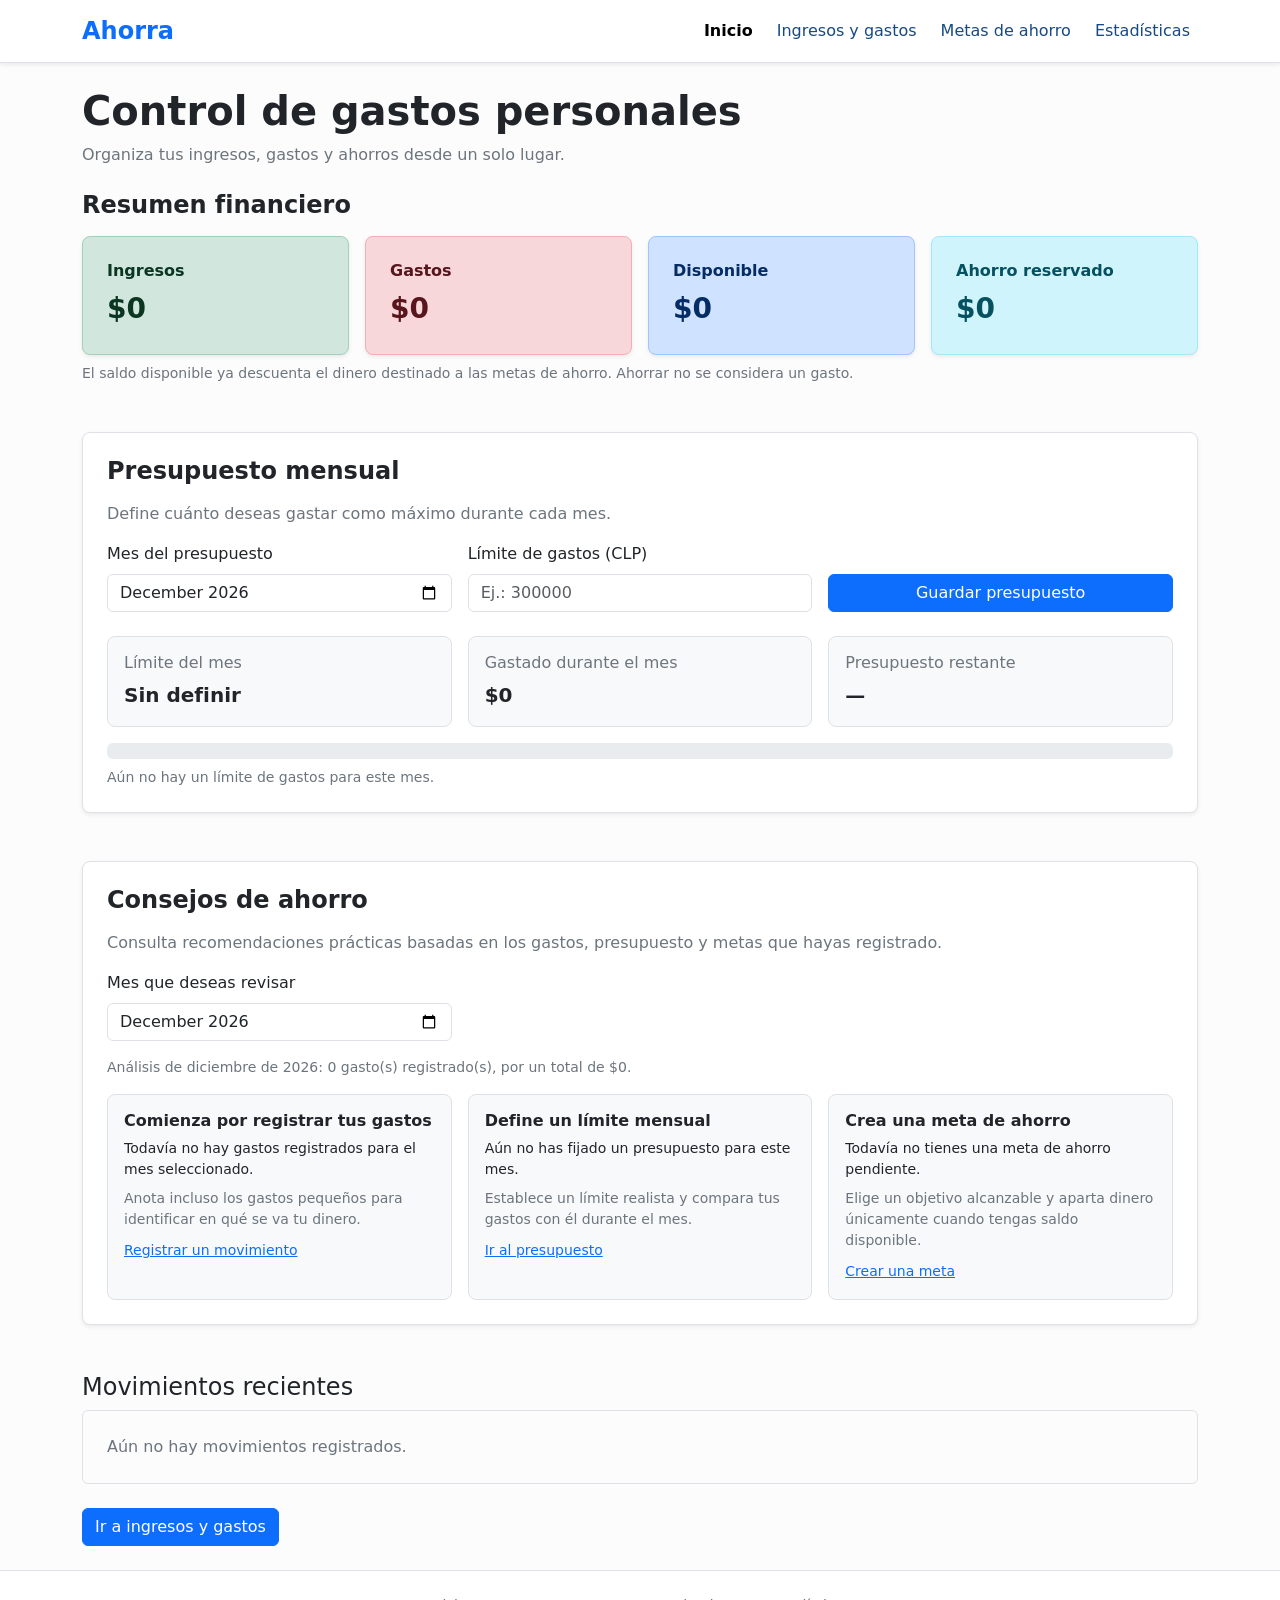
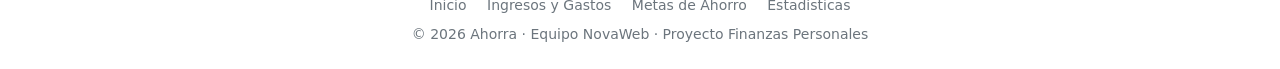
<file: index.html>
<!doctype html>
<html lang="es-CL">

<head>
  <meta charset="utf-8">
  <meta name="viewport" content="width=device-width, initial-scale=1">
  <meta name="description" content="Proyecto Ahorra: control de finanzas personales.">
  <title>Inicio | Ahorra</title>
  <link href="https://cdn.jsdelivr.net/npm/bootstrap@5.3.8/dist/css/bootstrap.min.css" rel="stylesheet">
  <link rel="stylesheet" href="https://cdn.jsdelivr.net/npm/bootstrap-icons@1.13.2/font/bootstrap-icons.min.css">
  <link rel="stylesheet" href="assets/css/styles.css">
</head>

<body class="d-flex flex-column min-vh-100 bg-light-subtle">
  <a class="visually-hidden-focusable" href="#contenido">Saltar al contenido</a>

  <header class="bg-white border-bottom sticky-top shadow-sm">
    <nav class="navbar navbar-expand-lg navbar-light py-2" aria-label="Navegación principal">
      <div class="container">
        <a class="navbar-brand fw-bold text-primary fs-4" href="index.html">Ahorra</a>
        <button class="navbar-toggler" type="button" data-bs-toggle="collapse" data-bs-target="#menu-principal"
          aria-controls="menu-principal" aria-expanded="false" aria-label="Abrir o cerrar menú de navegación">
          <span class="navbar-toggler-icon"></span>
        </button>
        <div class="collapse navbar-collapse" id="menu-principal">
          <ul class="navbar-nav ms-auto gap-lg-2">
            <li class="nav-item"><a class="nav-link active fw-bold" href="index.html" aria-current="page">Inicio</a>
            </li>
            <li class="nav-item"><a class="nav-link" href="ingresos-gastos.html">Ingresos y gastos</a></li>
            <li class="nav-item"><a class="nav-link" href="metas-ahorro.html">Metas de ahorro</a></li>
            <li class="nav-item"><a class="nav-link" href="estadisticas.html">Estadísticas</a></li>
          </ul>
        </div>
      </div>
    </nav>
  </header>

  <main id="contenido" class="container py-4 flex-grow-1">
    <h1 class="mb-2 fw-bold text-dark">Control de gastos personales</h1>
    <p class="text-secondary mb-4">Organiza tus ingresos, gastos y ahorros desde un solo lugar.</p>

    <section aria-labelledby="titulo-resumen" class="mb-5">
      <h2 id="titulo-resumen" class="h4 mb-3 fw-bold">Resumen financiero</h2>
      <div class="row g-3">
        <div class="col-12 col-md-6 col-xl-3">
          <div class="bg-success-subtle border border-success-subtle rounded-3 p-4 shadow-sm text-success-emphasis">
            <h3 class="h6 fw-semibold mb-2">Ingresos</h3>
            <p class="fs-3 mb-0 fw-bold">$ —</p>
          </div>
        </div>
        <div class="col-12 col-md-6 col-xl-3">
          <div class="bg-danger-subtle border border-danger-subtle rounded-3 p-4 shadow-sm text-danger-emphasis">
            <h3 class="h6 fw-semibold mb-2">Gastos</h3>
            <p class="fs-3 mb-0 fw-bold">$ —</p>
          </div>
        </div>
        <div class="col-12 col-md-6 col-xl-3">
          <div class="bg-primary-subtle border border-primary-subtle rounded-3 p-4 shadow-sm text-primary-emphasis">
            <h3 class="h6 fw-semibold mb-2">Disponible</h3>
            <p id="saldo-disponible-valor" class="fs-3 mb-0 fw-bold">$ —</p>
          </div>
        </div>
        <div class="col-12 col-md-6 col-xl-3">
          <div class="bg-info-subtle border border-info-subtle rounded-3 p-4 shadow-sm text-info-emphasis">
            <h3 class="h6 fw-semibold mb-2">Ahorro reservado</h3>
            <p id="ahorro-reservado-valor" class="fs-3 mb-0 fw-bold">$ —</p>
          </div>
        </div>
      </div>
      <p class="small text-secondary mt-2 mb-0">El saldo disponible ya descuenta el dinero destinado a las metas de
        ahorro. Ahorrar no se considera un gasto.</p>
    </section>


    <section aria-labelledby="titulo-presupuesto" class="mb-5">
      <div class="bg-white border rounded-3 p-4 shadow-sm">
        <h2 id="titulo-presupuesto" class="h4 mb-3 fw-bold">Presupuesto mensual</h2>
        <p class="text-secondary">Define cuánto deseas gastar como máximo durante cada mes.</p>

        <form id="form-presupuesto" class="row g-3 align-items-end">
          <div class="col-12 col-md-4">
            <label for="periodo-presupuesto" class="form-label fw-medium">Mes del presupuesto</label>
            <input id="periodo-presupuesto" type="month" class="form-control" required>
          </div>
          <div class="col-12 col-md-4">
            <label for="limite-presupuesto" class="form-label fw-medium">Límite de gastos (CLP)</label>
            <input id="limite-presupuesto" type="number" min="1" step="1" class="form-control" placeholder="Ej.: 300000"
              required>
          </div>
          <div class="col-12 col-md-4">
            <button type="submit" class="btn btn-primary w-100">Guardar presupuesto</button>
          </div>
        </form>
        <p id="presupuesto-aviso" role="status" aria-live="polite" class="small mt-2 mb-0"></p>

        <div class="row g-3 mt-2">
          <div class="col-12 col-md-4">
            <div class="bg-light border rounded-3 p-3 h-100">
              <h3 class="h6 text-secondary">Límite del mes</h3>
              <p id="presupuesto-limite-valor" class="fs-5 fw-bold mb-0">Sin definir</p>
            </div>
          </div>
          <div class="col-12 col-md-4">
            <div class="bg-light border rounded-3 p-3 h-100">
              <h3 class="h6 text-secondary">Gastado durante el mes</h3>
              <p id="presupuesto-gastado-valor" class="fs-5 fw-bold mb-0">$0</p>
            </div>
          </div>
          <div class="col-12 col-md-4">
            <div class="bg-light border rounded-3 p-3 h-100">
              <h3 class="h6 text-secondary">Presupuesto restante</h3>
              <p id="presupuesto-restante-valor" class="fs-5 fw-bold mb-0">—</p>
            </div>
          </div>
        </div>

        <div id="presupuesto-barra" class="progress mt-3" role="progressbar"
          aria-label="Porcentaje de presupuesto gastado" aria-valuemin="0" aria-valuemax="100" aria-valuenow="0">
          <div id="presupuesto-progreso" class="progress-bar bg-primary" style="width:0%"></div>
        </div>
        <p id="presupuesto-detalle" class="small text-secondary mt-2 mb-0" aria-live="polite"></p>
      </div>
    </section>


    <section id="consejos" aria-labelledby="titulo-consejos" class="mb-5">
      <div class="bg-white border rounded-3 p-4 shadow-sm">
        <h2 id="titulo-consejos" class="h4 mb-3 fw-bold">Consejos de ahorro</h2>
        <p class="text-secondary">Consulta recomendaciones prácticas basadas en los gastos, presupuesto y metas que
          hayas registrado.</p>
        <div class="row g-3 align-items-end mb-3">
          <div class="col-12 col-sm-6 col-md-4">
            <label for="mes-consejos" class="form-label fw-medium">Mes que deseas revisar</label>
            <input id="mes-consejos" type="month" class="form-control" required>
          </div>
        </div>
        <p id="consejos-resumen" class="small text-secondary mb-3" role="status" aria-live="polite">
          Selecciona un mes para ver consejos de ahorro.
        </p>
        <div id="consejos-lista" class="row g-3">
          <div class="col-12">
            <p class="text-secondary">Registra movimientos para recibir sugerencias relacionadas con tus finanzas.</p>
          </div>
        </div>
      </div>
    </section>

    <section aria-labelledby="titulo-ultimos">
      <h2 id="titulo-ultimos" class="h4">Movimientos recientes</h2>
      <p class="border rounded p-4 text-secondary">Aún no hay movimientos. El historial se implementará más adelante.
      </p>
      <a href="ingresos-gastos.html" class="btn btn-primary mt-2">Ir a ingresos y gastos</a>
    </section>
  </main>

  <footer class="border-top mt-auto py-4 bg-white">
    <div class="container text-center text-secondary small">
      <div class="mb-2">
        <a href="index.html" class="text-decoration-none text-secondary me-3">Inicio</a>
        <a href="ingresos-gastos.html" class="text-decoration-none text-secondary me-3">Ingresos y Gastos</a>
        <a href="metas-ahorro.html" class="text-decoration-none text-secondary me-3">Metas de Ahorro</a>
        <a href="estadisticas.html" class="text-decoration-none text-secondary">Estadísticas</a>
      </div>
      <p class="mb-0">© 2026 Ahorra · Equipo NovaWeb · Proyecto Finanzas Personales</p>
    </div>
  </footer>

  <script src="https://cdn.jsdelivr.net/npm/bootstrap@5.3.8/dist/js/bootstrap.bundle.min.js" defer></script>
  <script src="assets/js/main.js" defer></script>
  <script src="assets/js/saldo-ahorro.js" defer></script>
  <script src="assets/js/presupuesto.js" defer></script>
  <script src="assets/js/consejos-ahorro.js" defer></script>
  <script src="assets/js/alertas-presupuesto.js" defer></script>
</body>

</html>
</file>
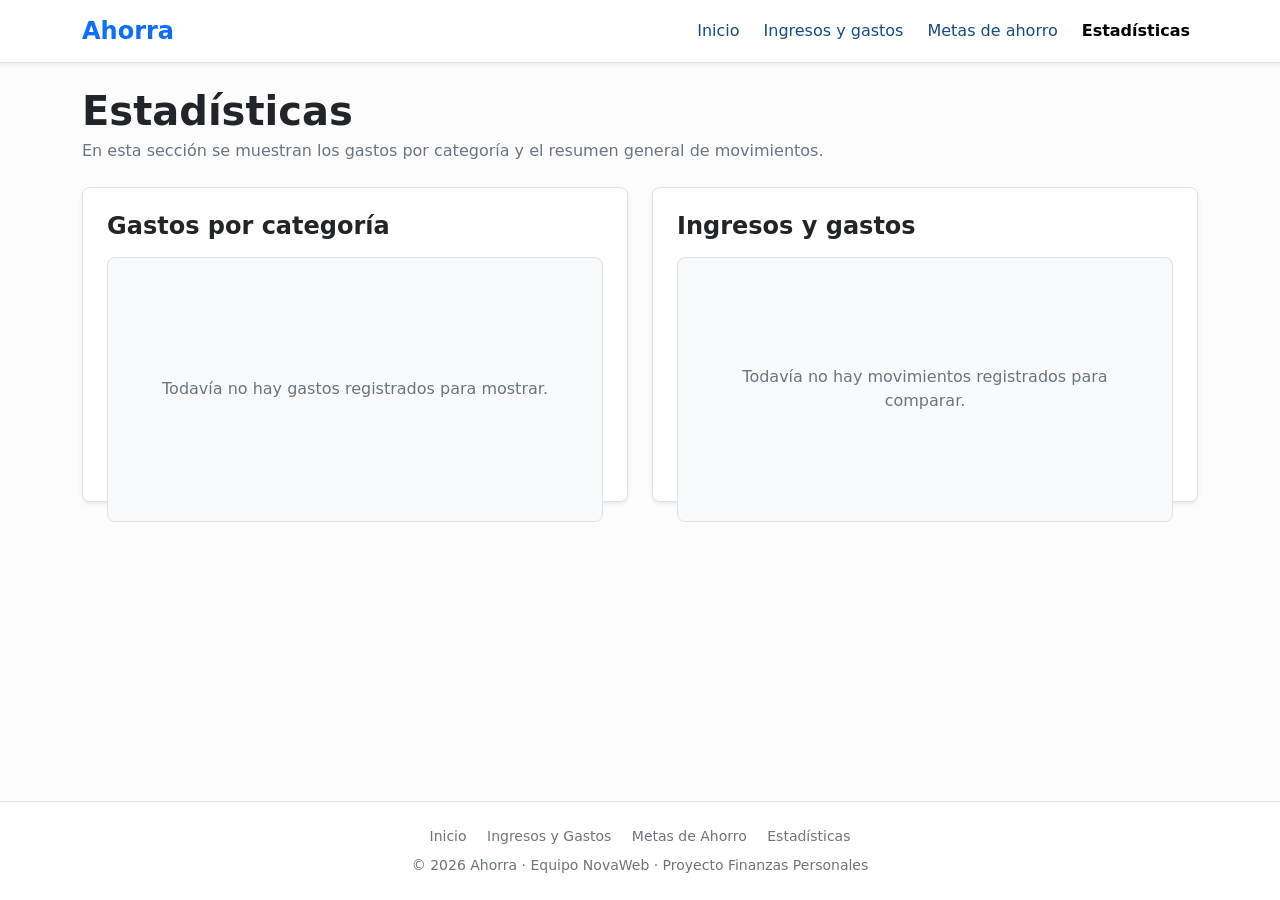
<file: estadisticas.html>
<!doctype html>
<html lang="es">

<head>
  <meta charset="utf-8">
  <meta name="viewport" content="width=device-width, initial-scale=1">
  <meta name="description" content="Proyecto Ahorra: control de finanzas personales.">
  <title>Estadísticas | Ahorra</title>
  <link href="https://cdn.jsdelivr.net/npm/bootstrap@5.3.8/dist/css/bootstrap.min.css" rel="stylesheet">
  <link rel="stylesheet" href="assets/css/styles.css">
</head>

<body class="d-flex flex-column min-vh-100 bg-light-subtle">
  <a class="visually-hidden-focusable" href="#contenido">Saltar al contenido</a>

  <header class="bg-white border-bottom sticky-top shadow-sm">
    <nav class="navbar navbar-expand-lg navbar-light py-2" aria-label="Navegación principal">
      <div class="container">
        <a class="navbar-brand fw-bold text-primary fs-4" href="index.html">Ahorra</a>
        <button class="navbar-toggler" type="button" data-bs-toggle="collapse" data-bs-target="#menu-principal"
          aria-controls="menu-principal" aria-expanded="false" aria-label="Abrir o cerrar menú de navegación">
          <span class="navbar-toggler-icon"></span>
        </button>
        <div class="collapse navbar-collapse" id="menu-principal">
          <ul class="navbar-nav ms-auto gap-lg-2">
            <li class="nav-item"><a class="nav-link" href="index.html">Inicio</a></li>
            <li class="nav-item"><a class="nav-link" href="ingresos-gastos.html">Ingresos y gastos</a></li>
            <li class="nav-item"><a class="nav-link" href="metas-ahorro.html">Metas de ahorro</a></li>
            <li class="nav-item"><a class="nav-link active fw-bold" href="estadisticas.html"
                aria-current="page">Estadísticas</a></li>
          </ul>
        </div>
      </div>
    </nav>
  </header>

  <main id="contenido" class="container py-4 flex-grow-1">
    <h1 class="mb-1 fw-bold text-dark">Estadísticas</h1>
    <p class="text-secondary mb-4">En esta sección se muestran los gastos por categoría y el resumen general de movimientos.</p>

    <div class="row g-4">
      <section class="col-12 col-md-6" aria-labelledby="grafico-categorias-titulo">
        <div class="bg-white p-4 rounded-3 border shadow-sm h-100">
          <h2 id="grafico-categorias-titulo" class="h4 mb-3 fw-bold">Gastos por categoría</h2>
          <div class="grafico-pendiente border rounded-3 text-secondary p-4 bg-light h-100">
            Cargando gráfico...
          </div>
        </div>
      </section>

      <section class="col-12 col-md-6" aria-labelledby="grafico-periodo-titulo">
        <div class="bg-white p-4 rounded-3 border shadow-sm h-100">
          <h2 id="grafico-periodo-titulo" class="h4 mb-3 fw-bold">Ingresos y gastos</h2>
          <div class="grafico-pendiente border rounded-3 text-secondary p-4 bg-light h-100">
            Cargando gráfico...
          </div>
        </div>
      </section>
    </div>
  </main>

  <footer class="border-top mt-auto py-4 bg-white">
    <div class="container text-center text-secondary small">
      <div class="mb-2">
        <a href="index.html" class="text-decoration-none text-secondary me-3">Inicio</a>
        <a href="ingresos-gastos.html" class="text-decoration-none text-secondary me-3">Ingresos y Gastos</a>
        <a href="metas-ahorro.html" class="text-decoration-none text-secondary me-3">Metas de Ahorro</a>
        <a href="estadisticas.html" class="text-decoration-none text-secondary">Estadísticas</a>
      </div>
      <p class="mb-0">© 2026 Ahorra · Equipo NovaWeb · Proyecto Finanzas Personales</p>
    </div>
  </footer>

  <script src="https://cdn.jsdelivr.net/npm/bootstrap@5.3.8/dist/js/bootstrap.bundle.min.js" defer></script>
  <script src="assets/js/main.js" defer></script>
  <script src="assets/js/estadisticas-circulares.js" defer></script>
</body>

</html>
</file>
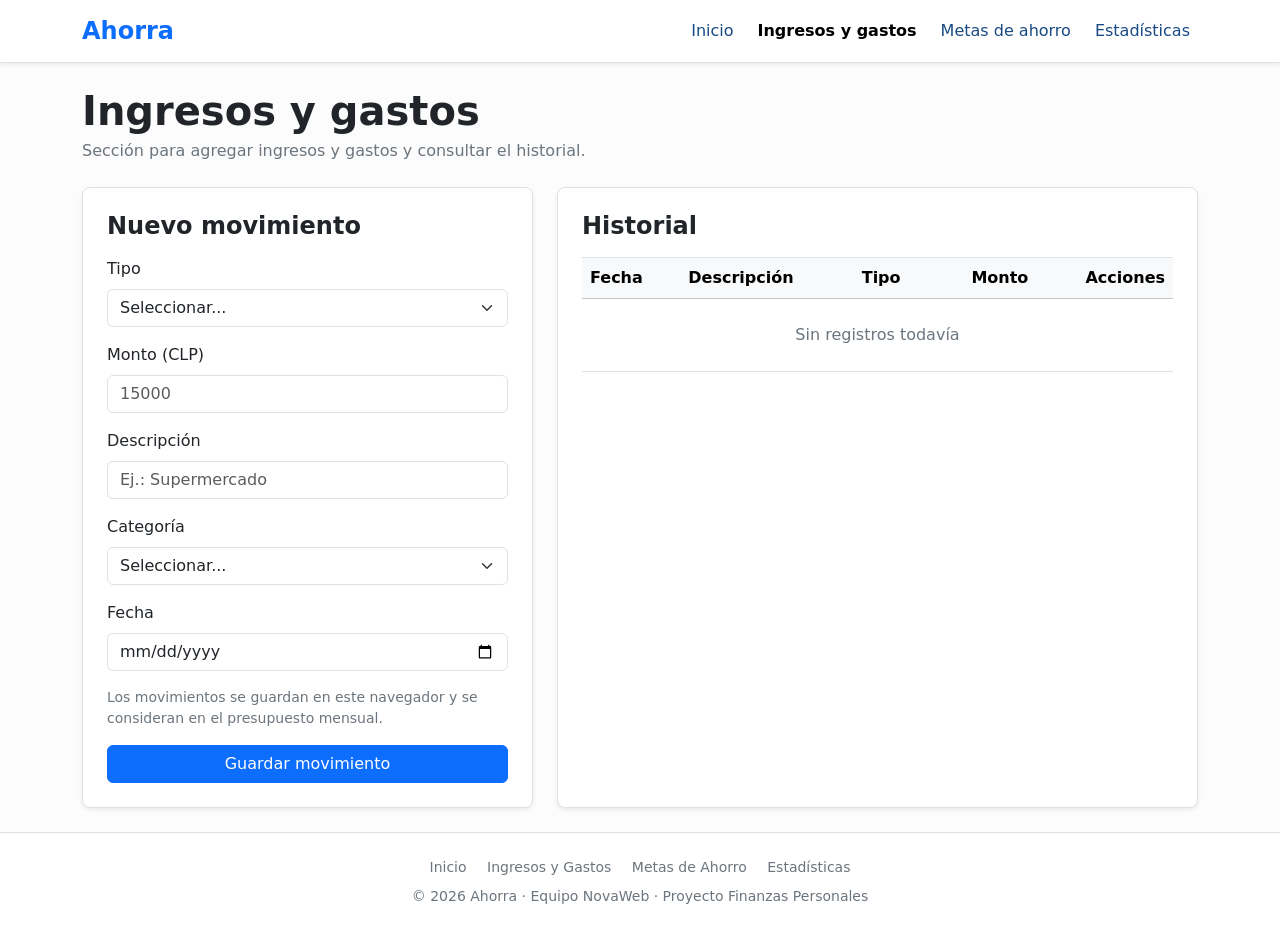
<file: ingresos-gastos.html>
<!doctype html>
<html lang="es-CL">
<head>
  <meta charset="utf-8">
  <meta name="viewport" content="width=device-width, initial-scale=1">
  <meta name="description" content="Proyecto Ahorra: control de finanzas personales.">
  <title>Ingresos y gastos | Ahorra</title>
  <link href="https://cdn.jsdelivr.net/npm/bootstrap@5.3.8/dist/css/bootstrap.min.css" rel="stylesheet">
  <link rel="stylesheet" href="https://cdn.jsdelivr.net/npm/bootstrap-icons@1.13.2/font/bootstrap-icons.min.css">
  <link rel="stylesheet" href="assets/css/styles.css">
</head>

<body class="d-flex flex-column min-vh-100 bg-light-subtle">
  <a class="visually-hidden-focusable" href="#contenido">Saltar al contenido</a>

  <header class="bg-white border-bottom sticky-top shadow-sm">
    <nav class="navbar navbar-expand-lg navbar-light py-2" aria-label="Navegación principal">
      <div class="container">
        <a class="navbar-brand fw-bold text-primary fs-4" href="index.html">Ahorra</a>
        <button class="navbar-toggler" type="button" data-bs-toggle="collapse"
                data-bs-target="#menu-principal" aria-controls="menu-principal"
                aria-expanded="false" aria-label="Abrir o cerrar menú de navegación">
          <span class="navbar-toggler-icon"></span>
        </button>
        <div class="collapse navbar-collapse" id="menu-principal">
          <ul class="navbar-nav ms-auto gap-lg-2">
          <li class="nav-item"><a class="nav-link" href="index.html">Inicio</a></li>
          <li class="nav-item"><a class="nav-link active fw-bold" href="ingresos-gastos.html" aria-current="page">Ingresos y gastos</a></li>
          <li class="nav-item"><a class="nav-link" href="metas-ahorro.html">Metas de ahorro</a></li>
          <li class="nav-item"><a class="nav-link" href="estadisticas.html">Estadísticas</a></li>
          </ul>
        </div>
      </div>
    </nav>
  </header>

  <!-- Contenido principal -->
  <main id="contenido" class="container py-4 flex-grow-1">
    <h1 class="mb-1 fw-bold text-dark">Ingresos y gastos</h1>
    <p class="text-secondary mb-4">Sección para agregar ingresos y gastos y consultar el historial.</p>

    <div class="row g-4">
      <!-- Formulario -->
      <section class="col-12 col-lg-5" aria-labelledby="nuevo-titulo">
        <div class="bg-white p-4 rounded-3 border shadow-sm">
          <h2 id="nuevo-titulo" class="h4 mb-3 fw-bold">Nuevo movimiento</h2>

          <form id="form-movimiento">
            <div class="mb-3">
              <label for="tipo" class="form-label fw-medium">Tipo</label>
              <select id="tipo" name="tipo" class="form-select" required>
                <option value="">Seleccionar...</option>
                <option value="ingreso">Ingreso</option>
                <option value="gasto">Gasto</option>
              </select>
            </div>
            <div class="mb-3">
              <label for="monto" class="form-label fw-medium">Monto (CLP)</label>
              <input id="monto" name="monto" type="number" min="1" class="form-control" placeholder="15000" required>
            </div>
            <div class="mb-3">
              <label for="descripcion" class="form-label fw-medium">Descripción</label>
              <input id="descripcion" name="descripcion" type="text" class="form-control" placeholder="Ej.: Supermercado" required>
            </div>
            <div class="mb-3">
              <label for="categoria" class="form-label fw-medium">Categoría</label>
              <select id="categoria" name="categoria" class="form-select" required>
                <option value="">Seleccionar...</option>
                <option>Alimentación</option>
                <option>Transporte</option>
                <option>Vivienda</option>
                <option>Entretenimiento</option>
                <option>Otros</option>
              </select>
            </div>
            <div class="mb-3">
              <label for="fecha" class="form-label fw-medium">Fecha</label>
              <input id="fecha" name="fecha" type="date" lang="es-CL" class="form-control" required>
            </div>
            <p class="text-secondary small mb-3">Los movimientos se guardan en este navegador y se consideran en el presupuesto mensual.</p>

            <button type="button" class="btn btn-primary w-100 fw-medium" disabled>Guardar (pendiente)</button>
          </form>
        </div>
      </section>

      <!-- Tabla Historial -->
      <section class="col-12 col-lg-7" aria-labelledby="historial-titulo">
        <div class="bg-white p-4 rounded-3 border shadow-sm h-100">
          <h2 id="historial-titulo" class="h4 mb-3 fw-bold">Historial</h2>

          <div class="table-responsive">
            <table class="table table-hover align-middle border-top">
              <thead class="table-light">
                <tr>
                  <th>Fecha</th>
                  <th>Descripción</th>
                  <th>Tipo</th>
                  <th class="text-end">Monto</th>
                </tr>
              </thead>
              <tbody id="tabla-movimientos">
                <tr>
                  <td colspan="4" class="text-center text-secondary py-4">Sin registros todavía</td>
                </tr>
              </tbody>
            </table>
          </div>
        </div>
      </section>
    </div>
  </main>

  <footer class="border-top mt-auto py-4 bg-white">
    <div class="container text-center text-secondary small">
      <div class="mb-2">
        <a href="index.html" class="text-decoration-none text-secondary me-3">Inicio</a>
        <a href="ingresos-gastos.html" class="text-decoration-none text-secondary me-3">Ingresos y Gastos</a>
        <a href="metas-ahorro.html" class="text-decoration-none text-secondary me-3">Metas de Ahorro</a>
        <a href="estadisticas.html" class="text-decoration-none text-secondary">Estadísticas</a>
      </div>
      <p class="mb-0">© 2026 Ahorra · Equipo NovaWeb · Proyecto Finanzas Personales</p>
    </div>
  </footer>

  <script src="https://cdn.jsdelivr.net/npm/bootstrap@5.3.8/dist/js/bootstrap.bundle.min.js" defer></script>
  <script src="assets/js/main.js" defer></script>
  <script src="assets/js/alertas-presupuesto.js" defer></script>
</body>
</html>
</file>
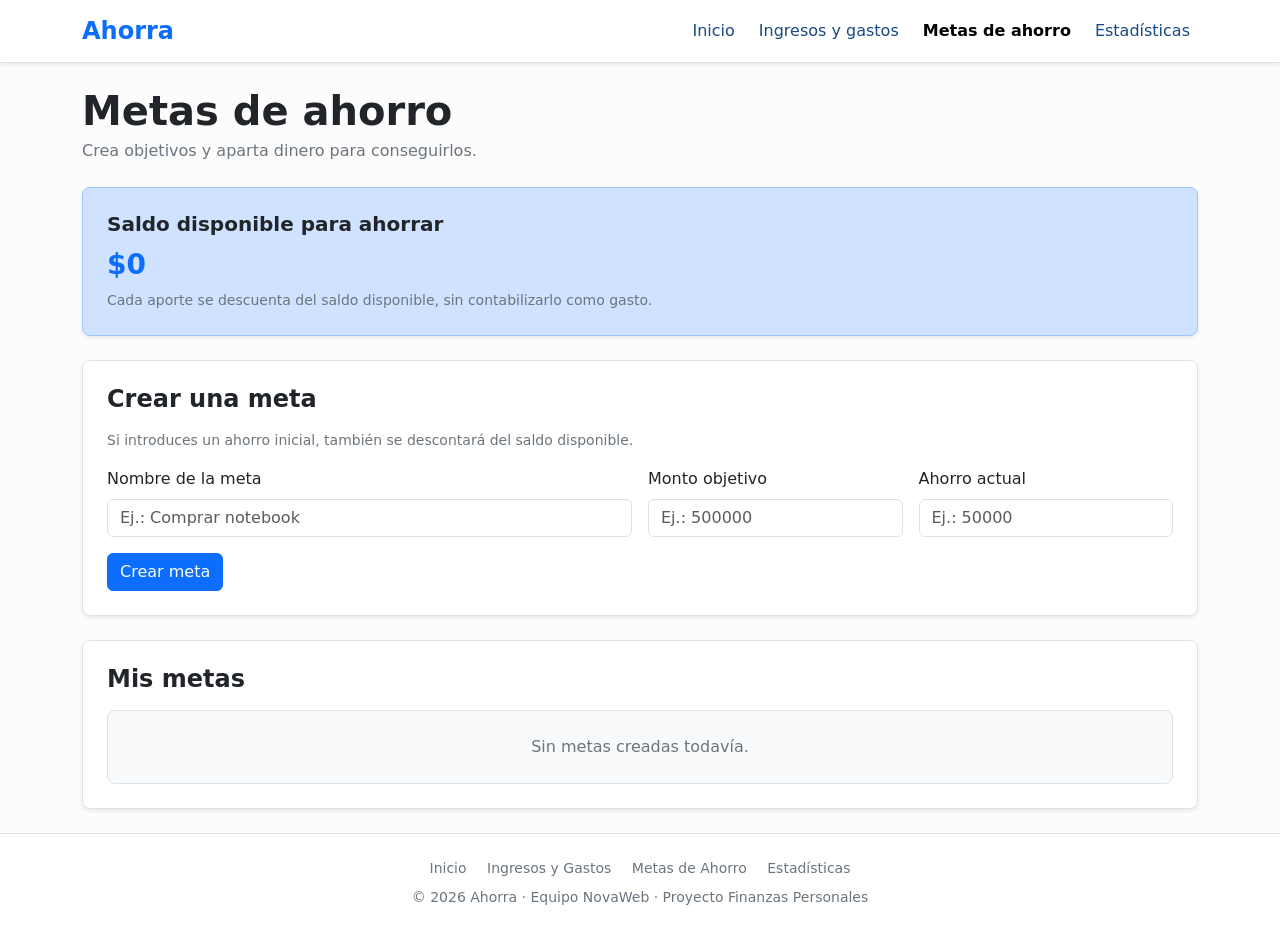
<file: metas-ahorro.html>
<!doctype html>
<html lang="es">

<head>
  <meta charset="utf-8">
  <meta name="viewport" content="width=device-width, initial-scale=1">
  <meta name="description" content="Proyecto Ahorra: control de finanzas personales.">
  <title>Metas de ahorro | Ahorra</title>
  <link href="https://cdn.jsdelivr.net/npm/bootstrap@5.3.8/dist/css/bootstrap.min.css" rel="stylesheet">
  <link rel="stylesheet" href="assets/css/styles.css">
</head>

<body class="d-flex flex-column min-vh-100 bg-light-subtle">
  <a class="visually-hidden-focusable" href="#contenido">Saltar al contenido</a>

  <header class="bg-white border-bottom sticky-top shadow-sm">
    <nav class="navbar navbar-expand-lg navbar-light py-2" aria-label="Navegación principal">
      <div class="container">
        <a class="navbar-brand fw-bold text-primary fs-4" href="index.html">Ahorra</a>
        <button class="navbar-toggler" type="button" data-bs-toggle="collapse" data-bs-target="#menu-principal"
          aria-controls="menu-principal" aria-expanded="false" aria-label="Abrir o cerrar menú de navegación">
          <span class="navbar-toggler-icon"></span>
        </button>
        <div class="collapse navbar-collapse" id="menu-principal">
          <ul class="navbar-nav ms-auto gap-lg-2">
            <li class="nav-item"><a class="nav-link" href="index.html">Inicio</a></li>
            <li class="nav-item"><a class="nav-link" href="ingresos-gastos.html">Ingresos y gastos</a></li>
            <li class="nav-item"><a class="nav-link active fw-bold" href="metas-ahorro.html" aria-current="page">Metas
                de ahorro</a></li>
            <li class="nav-item"><a class="nav-link" href="estadisticas.html">Estadísticas</a></li>
          </ul>
        </div>
      </div>
    </nav>
  </header>

  <!-- Contenido principal -->
  <main id="contenido" class="container py-4 flex-grow-1">
    <h1 class="mb-1 fw-bold text-dark">Metas de ahorro</h1>
    <p class="text-secondary mb-4">Crea objetivos y aparta dinero para conseguirlos.</p>

    <section aria-labelledby="saldo-ahorro-titulo" class="mb-4">
      <div class="bg-primary-subtle border border-primary-subtle rounded-3 shadow-sm p-4">
        <h2 id="saldo-ahorro-titulo" class="h5 fw-bold mb-2">Saldo disponible para ahorrar</h2>
        <p id="saldo-para-ahorrar" class="fs-3 fw-bold text-primary mb-1">$ —</p>
        <p class="small text-secondary mb-0">Cada aporte se descuenta del saldo disponible, sin contabilizarlo como
          gasto.</p>
      </div>
    </section>

    <!-- Crear Meta -->
    <section aria-labelledby="crear-meta-titulo" class="mb-4">
      <div class="bg-white p-4 rounded-3 border shadow-sm">
        <h2 id="crear-meta-titulo" class="h4 mb-3 fw-bold">Crear una meta</h2>
        <p class="small text-secondary">Si introduces un ahorro inicial, también se descontará del saldo disponible.</p>
        <form id="form-meta" class="row g-3">
          <div class="col-12 col-md-6">
            <label class="form-label fw-medium" for="nombre-meta">Nombre de la meta</label>
            <input id="nombre-meta" name="nombre" class="form-control" type="text" placeholder="Ej.: Comprar notebook">
          </div>
          <div class="col-12 col-md-3">
            <label class="form-label fw-medium" for="objetivo">Monto objetivo</label>
            <input id="objetivo" name="objetivo" class="form-control" type="number" min="1" placeholder="Ej.: 500000">
          </div>
          <div class="col-12 col-md-3">
            <label class="form-label fw-medium" for="acumulado">Ahorro actual</label>
            <input id="acumulado" name="acumulado" class="form-control" type="number" min="0" placeholder="Ej.: 50000">
          </div>
          <div class="col-12">
            <button type="button" class="btn btn-primary fw-medium" disabled>Crear meta (pendiente)</button>
          </div>
        </form>
      </div>
    </section>

    <!-- Lista de Metas -->
    <section aria-labelledby="lista-metas-titulo">
      <div class="bg-white p-4 rounded-3 border shadow-sm">
        <h2 id="lista-metas-titulo" class="h4 mb-3 fw-bold">Mis metas</h2>
        <div class="border rounded-3 p-4 text-center text-secondary bg-light" id="lista-metas">
          Sin metas creadas todavía.
        </div>
      </div>
    </section>
  </main>

  <footer class="border-top mt-auto py-4 bg-white">
    <div class="container text-center text-secondary small">
      <div class="mb-2">
        <a href="index.html" class="text-decoration-none text-secondary me-3">Inicio</a>
        <a href="ingresos-gastos.html" class="text-decoration-none text-secondary me-3">Ingresos y Gastos</a>
        <a href="metas-ahorro.html" class="text-decoration-none text-secondary me-3">Metas de Ahorro</a>
        <a href="estadisticas.html" class="text-decoration-none text-secondary">Estadísticas</a>
      </div>
      <p class="mb-0">© 2026 Ahorra · Equipo NovaWeb · Proyecto Finanzas Personales</p>
    </div>
  </footer>

  <script src="https://cdn.jsdelivr.net/npm/bootstrap@5.3.8/dist/js/bootstrap.bundle.min.js" defer></script>
  <script src="assets/js/main.js" defer></script>
  <script src="assets/js/saldo-ahorro.js" defer></script>
</body>

</html>
</file>
<file: assets/css/styles.css>
body {
    background-color: #fafafa;
}

.nav-link,
.navegacion-provisional a {
    color: #174a83;
}

.navegacion-provisional {
    display: flex;
    flex-wrap: wrap;
    gap: 0.75rem;
    align-items: center;
}

.grafico-pendiente {
    min-height: 220px;
    display: grid;
    place-items: center;
}
</file>
